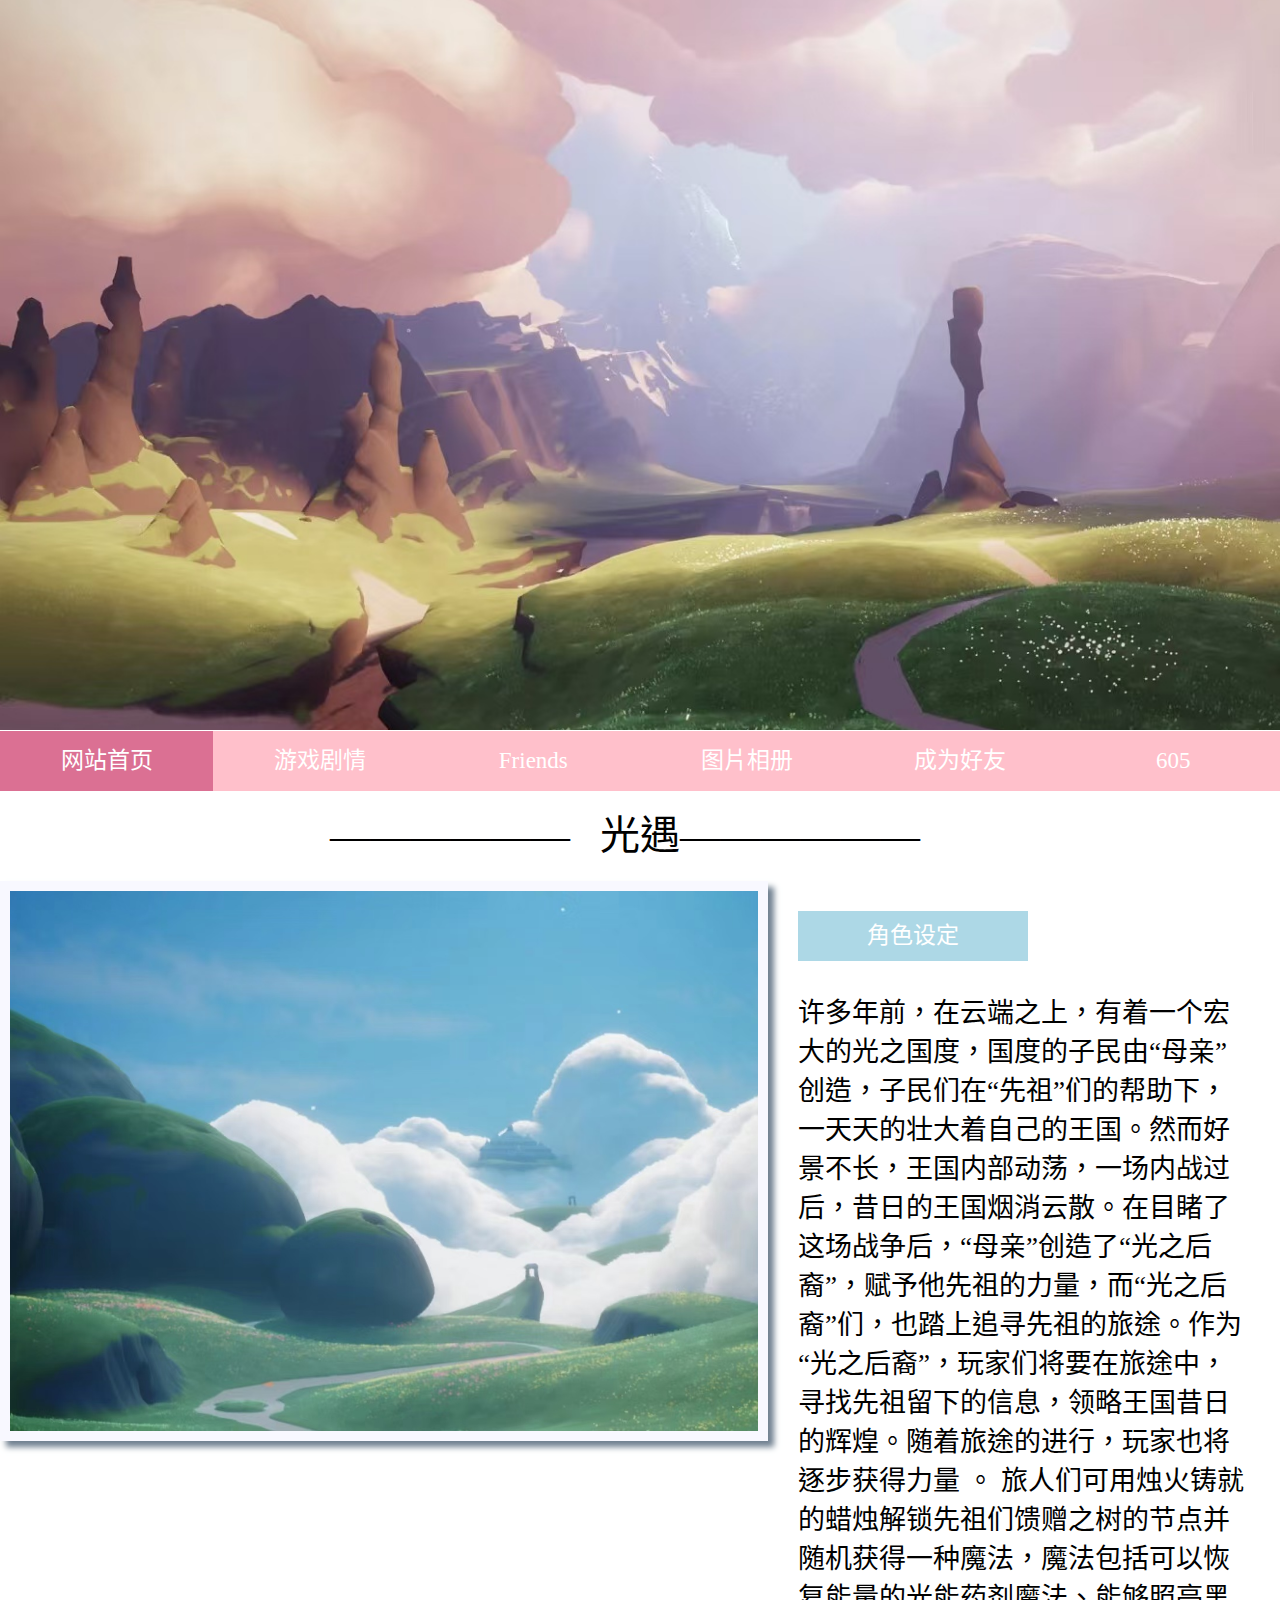
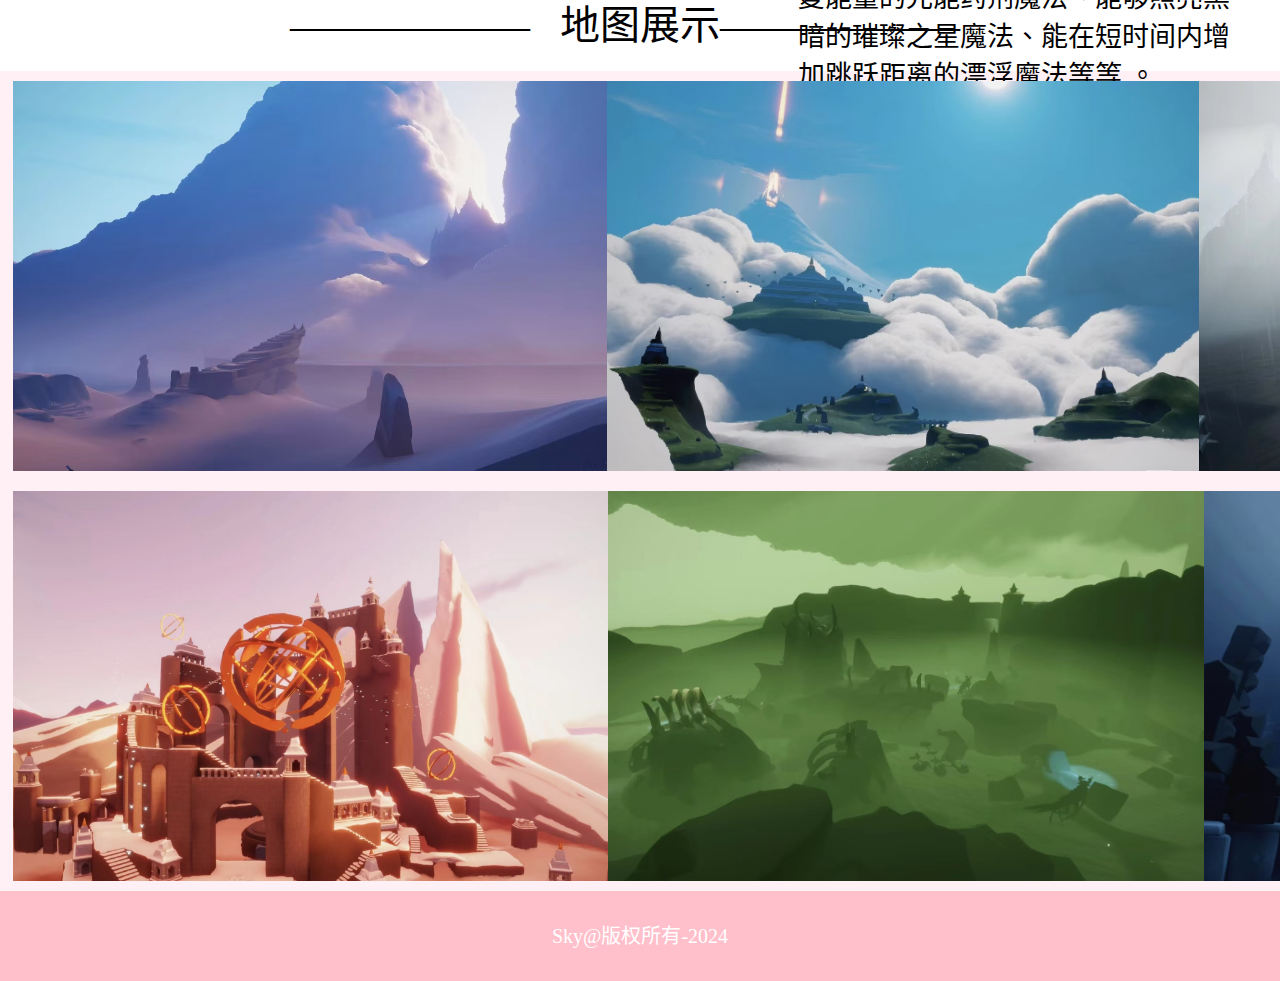
<file: index.html>
<!DOCTYPE html>
<html lang="zh-TW">
<head>
    <meta charset="UTF-8">
    <meta name="viewport" content="width=device-width, initial-scale=1.0, maximum-scale=1.0, user-scalable=no">
    <title>光遇</title>
    <link rel="stylesheet" href="style.css" />
    <style>

    
        .main{
            width: 100%;
            height: 700px;
            background-color: white;
            display: flex;
            justify-content: space-between;
        }

        .main img{
            width: 60%;
            height: 80%;
            object-fit: cover;
            transition: all .3s;
            box-shadow: 6px 6px 6px slategray;
            cursor: pointer;
    
            border: 10px solid ghostwhite;

        }
        

        .main .main_right{
            width: 54%;
            padding: 30px;
        }

        .main .main_right .msg{
            width: 230px;
            height: 50px;
            text-align: center;
            font-size: 23px;
            color: white;
            line-height: 50px;
            background-color: lightblue;
            margin-bottom: 30px;
        }

        .main .main_right p{
            font-size: 27px;
            padding-bottom: 20px;
        }

        .maps1{
            width: 100%;
            height: 410px;
            display: flex;
            padding: 10px 1%;
            justify-content: space-between;
            background-color: lavenderblush;

        }
    
        .maps2{
            width: 100%;
            height: 410px;
            display: flex;
            padding: 10px 1%;
            justify-content: space-between;
            background-color: lavenderblush;

        }
    
    
        .maps1 imgs{
            width: calc(100%/3);
            box-shadow: 6px 6px 6px slategray;
            object-fit: cover;
        
        }
        .maps2 imgs{
            width: calc(100%/3);
            box-shadow: 6px 6px 6px slategray;
            object-fit: cover;
        
        }
        .maps1 img:hover{
            transition: all .3s;
            box-shadow: 6px 6px 6px slategray;
            cursor: pointer;
            transform: rotateZ(3deg);
            border: 10px solid ghostwhite;
           
        }
        .maps2 img:hover{
            transition: all .3s;
            box-shadow: 6px 6px 6px slategray;
            cursor: pointer;
            transform: rotateZ(3deg);
            border: 10px solid ghostwhite;
        }
    </style>
</head>
<body>
    <img src="banner(1).jpg" alt="" class="banner">
    <div class="nav">
      <a href="index.html"class="active">网站首页</a>
      <a href="游戏剧情.html">游戏剧情</a>
      <a href="朋友.html">Friends</a>
      <a href="图片相册.html">图片相册</a>
      <a href="成为朋友.html">成为好友</a>
      <a href="https://tianzi620.github.io/605/%E4%B8%9C%E4%B9%9D%E8%88%8D605%E5%AF%9D%E5%AE%A4%E4%B8%BB%E9%A1%B5.html">605</a>
    </div>

    <div class="title">光遇</div>
    
    <div class="main">

        <img src="蝴蝶平原.jpg" alt=""class="main_left">

        <div class="main_right">
            <div class="msg">角色设定</div>
        
            <p>  许多年前，在云端之上，有着一个宏大的光之国度，国度的子民由“母亲”创造，子民们在“先祖”们的帮助下，一天天的壮大着自己的王国。然而好景不长，王国内部动荡，一场内战过后，昔日的王国烟消云散。在目睹了这场战争后，“母亲”创造了“光之后裔”，赋予他先祖的力量，而“光之后裔”们，也踏上追寻先祖的旅途。作为“光之后裔”，玩家们将要在旅途中，寻找先祖留下的信息，领略王国昔日的辉煌。随着旅途的进行，玩家也将逐步获得力量 。
                旅人们可用烛火铸就的蜡烛解锁先祖们馈赠之树的节点并随机获得一种魔法，魔法包括可以恢复能量的光能药剂魔法、能够照亮黑暗的璀璨之星魔法、能在短时间内增加跳跃距离的漂浮魔法等等 。</p>
        </div></div>
        <div class="title">地图展示</div>
        <div class="maps1">
            <img src="cd.jpg" alt="" />
            <img src="yy.jpg" alt="" />
            <img src="yl.jpg" alt="" />
            
        </div>
        <div class="maps2">
            <img src="xg.jpg" alt="" />
            <img src="mt.jpg" alt="" />
            <img src="jg.jpg" alt="" />
        </div>
    <div class="footer">
        Sky@版权所有-2024

    </div>
</body>
</html>
</file>
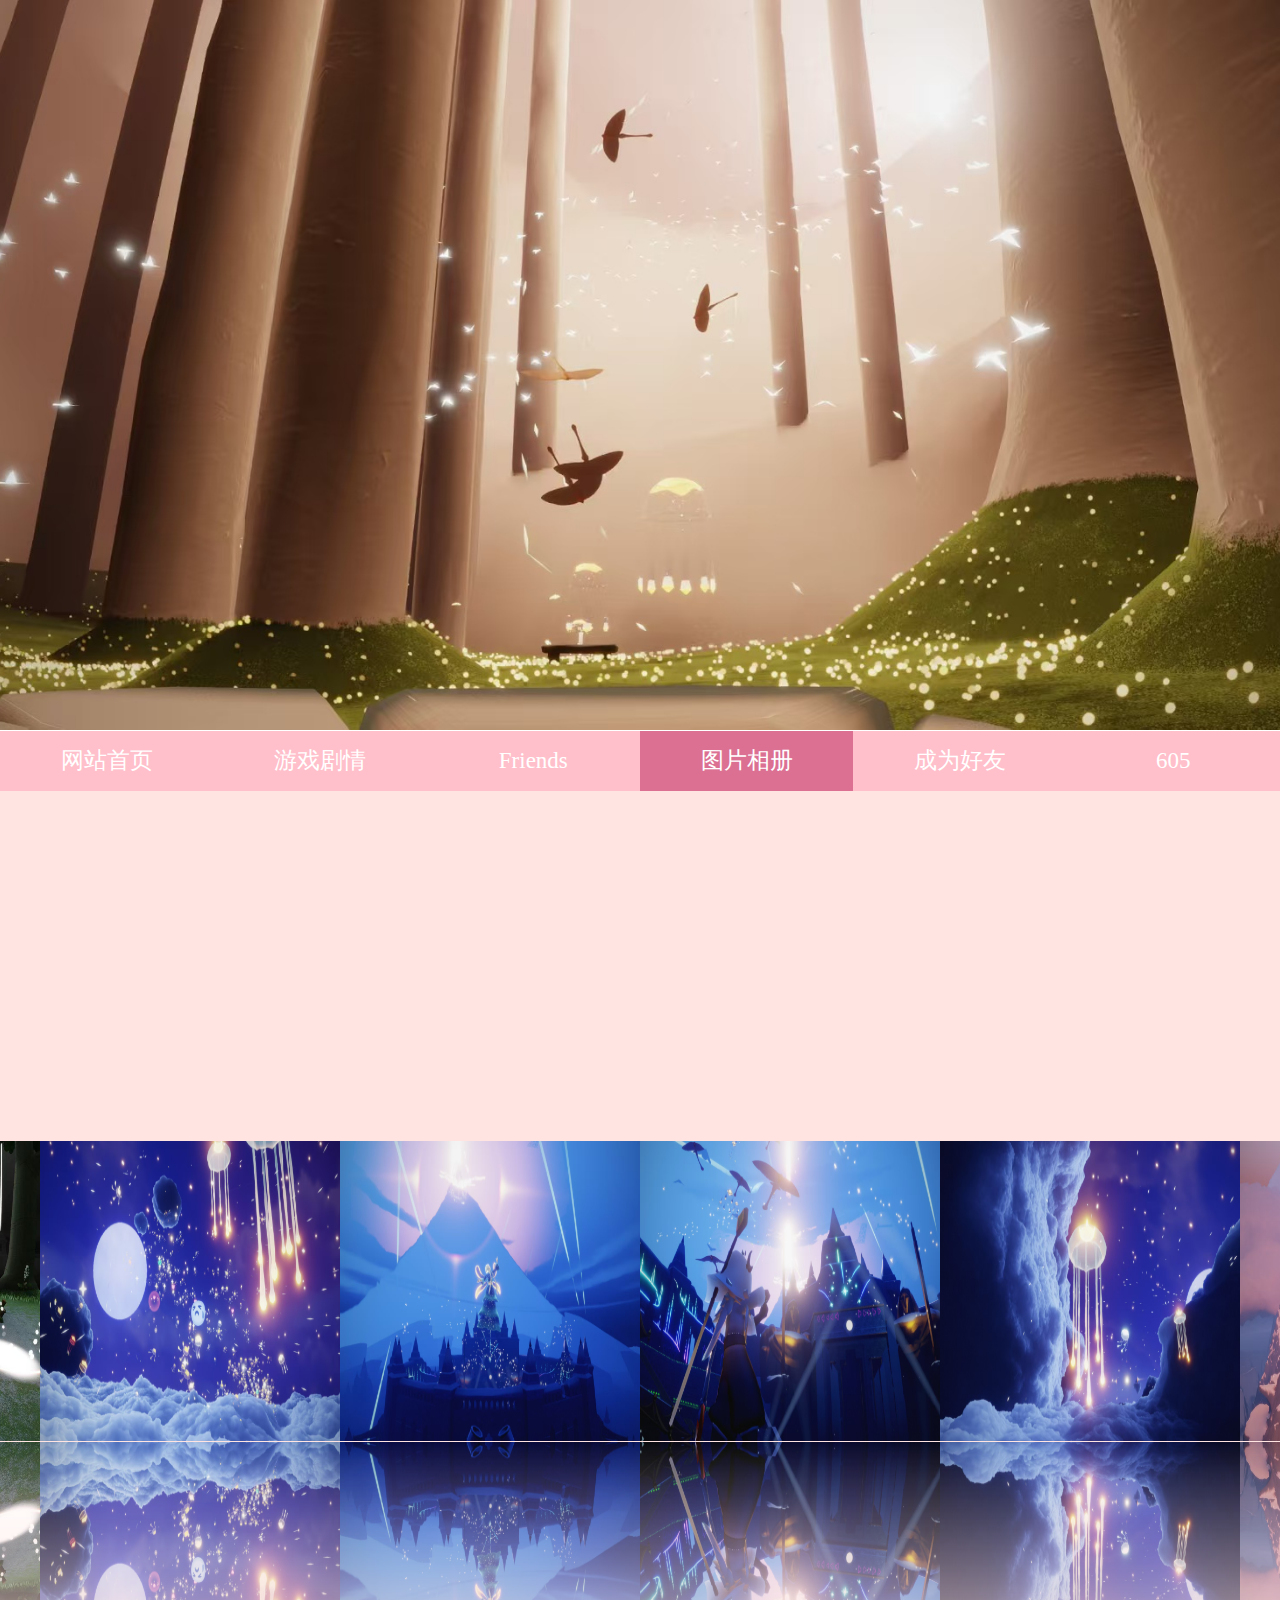
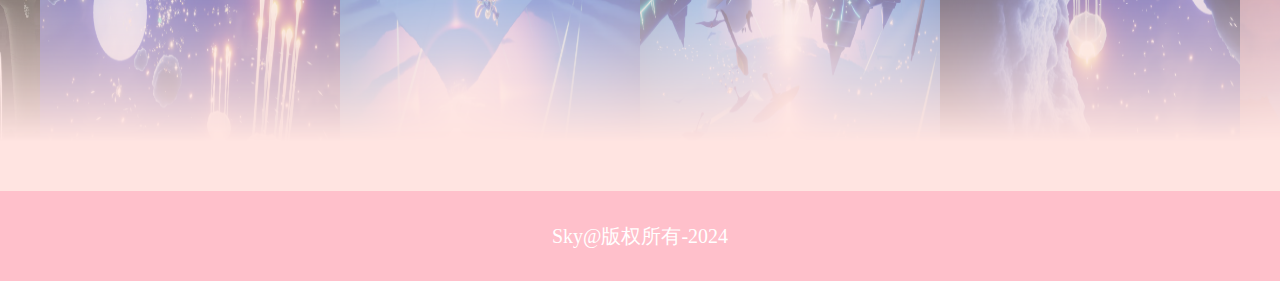
<file: 图片相册.html>
<!DOCTYPE html>
<html lang="en">
<head>
    <meta charset="UTF-8">
    <meta name="viewport" content="width=device-width, initial-scale=1.0, maximum-scale=1.0, user-scalable=no">
    <title>图片相册</title>
    <link rel="stylesheet" href="style.css" />
</head>
<style>
.main{
    height: 1000px;
    display: flex;
    justify-content: center;
    align-items: center;
   
    background-color: mistyrose;

}
.container{
    position: relative;
    display: flex;
    justify-content: center;
    align-items: center;
    transform-style: preserve-3d;
}
.container .box{
    width: 300px;
    height: 300px;
    position: relative;
    transition: .5s;
    -webkit-box-reflect: below 1px linear-gradient(transparent,gray);
}
.container .box img{
    position: absolute;
    top: 0;
    left: 0;
    width: 100%;
    height: 100%;
}
.container:hover > :not(:hover){
    margin: 0 -20px;
    filter: 
             drop-shadow(0 0 25px #000);
             transform: perspective(500px)rotateY(45deg) scale(0.95);
}
.container .box:hover ~ .box{
    transform:perspective(500px)rotateY(-45deg) scale(0.95) ;
}
.container .box:hover{

    transform:perspective(500px)rotateY(0) scale(1.5) ;
}
</style>
<body>
    <img src="banner(4).jpg" alt="" width="100%" class="banner"/>
    <div class="nav">
        <a href="index.html">网站首页</a>
        <a href="游戏剧情.html">游戏剧情</a>
        <a href="朋友.html">Friends</a>
        <a href="图片相册.html"class="active">图片相册</a>
        <a href="成为朋友.html">成为好友</a>
         <a href="https://tianzi620.github.io/605/%E4%B8%9C%E4%B9%9D%E8%88%8D605%E5%AF%9D%E5%AE%A4%E4%B8%BB%E9%A1%B5.html">605</a>
      </div>
      <div class="main">
        <div class="container">
<div class="box">
    <img src="微信图片_20241125212854.jpg" alt="">
</div>
    <div class="box">
    <img src="微信图片_20241123123959.jpg" alt="">
</div>
    <div class="box">
    <img src="微信图片_20241123124000.jpg" alt="">
</div>
     <div class="box">
    <img src="微信图片_20241123124001.jpg" alt="">
</div>
    <div class="box">
    <img src="微信图片_20241123124002.jpg" alt="">
</div>
    <div class="box">
    <img src="微信图片_20241123124003.jpg" alt="">
                                                            

</div>
 </div>
    </div>
      

      <div class="footer">
        Sky@版权所有-2024

    </div>
</body>
</html>
</file>
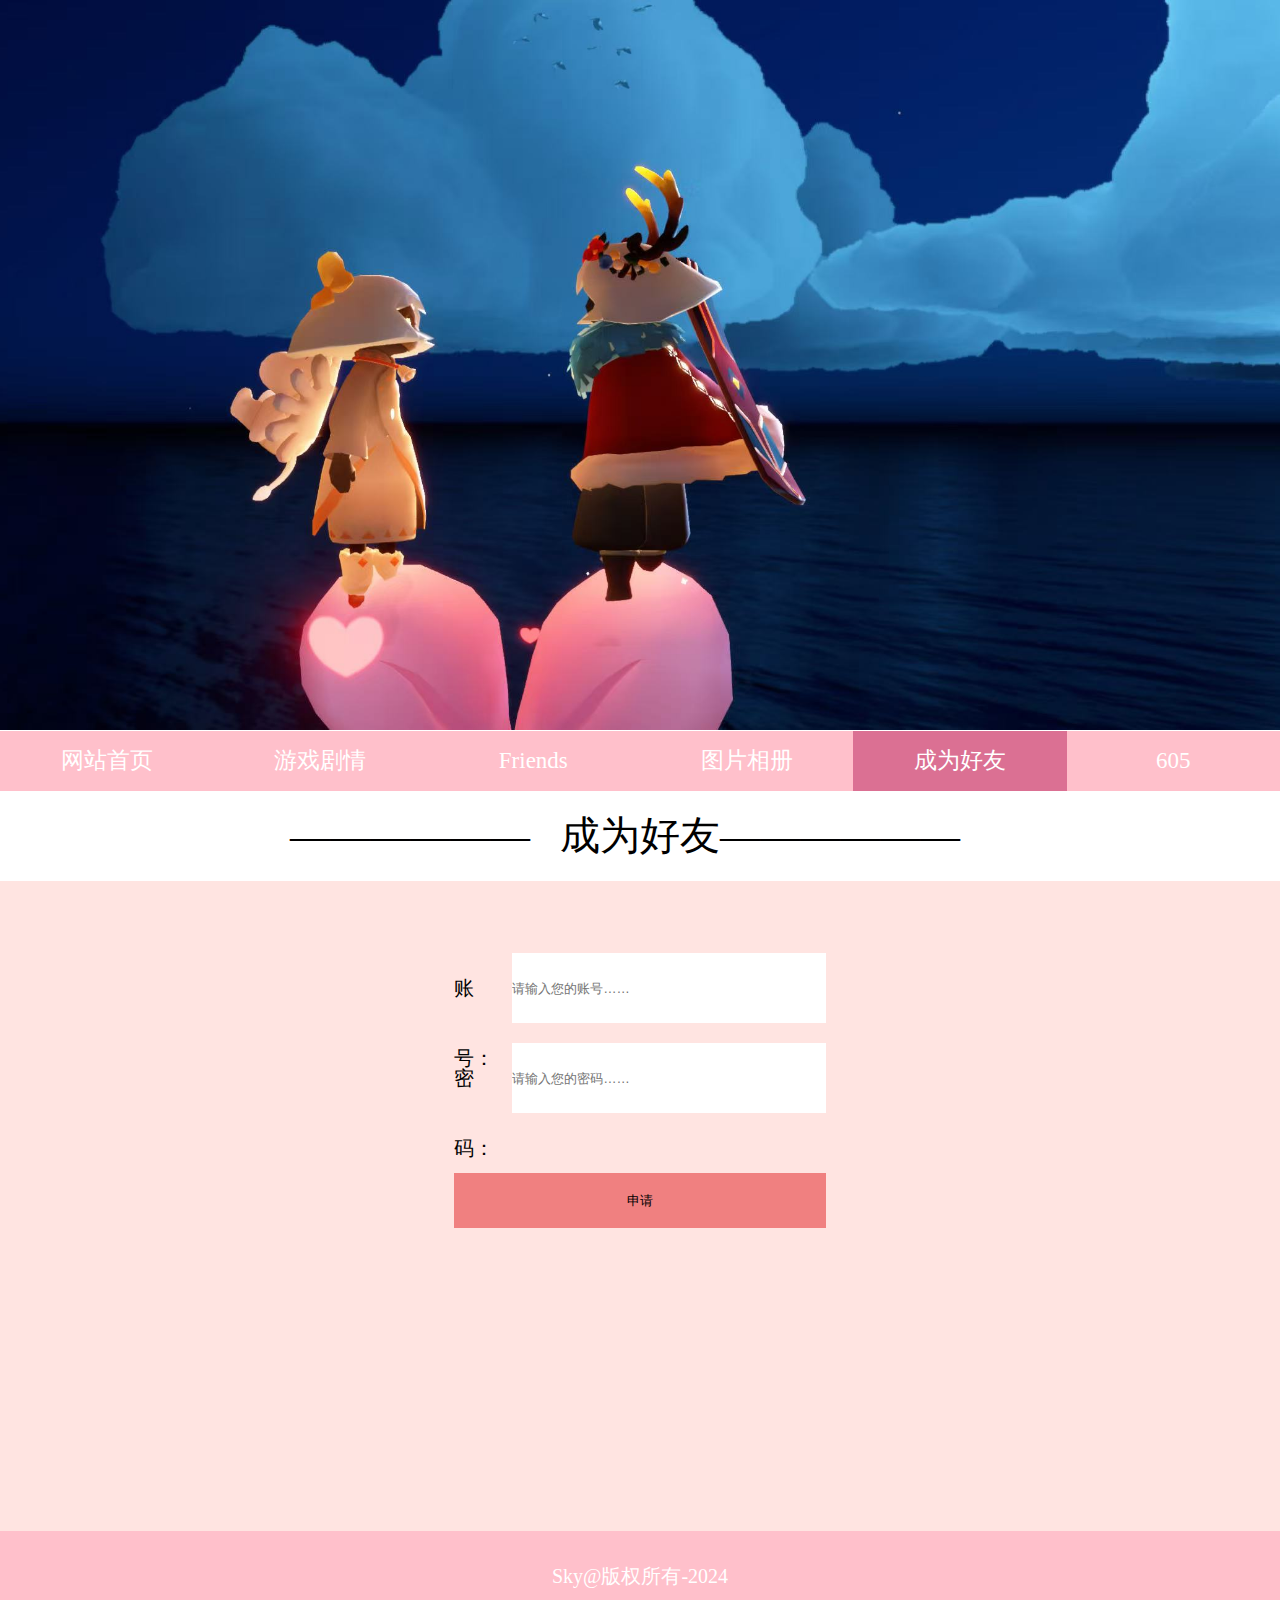
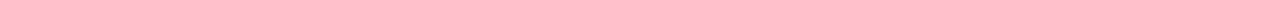
<file: 成为朋友.html>
<!DOCTYPE html>
<html lang="en">
<head>
    <meta charset="UTF-8">
    <meta name="viewport" content="width=device-width, initial-scale=1.0, maximum-scale=1.0, user-scalable=no">
    <title>成为朋友</title>
    <link rel="stylesheet" href="style.css" />
</head>
<style>
     .main{
        width: 100%;
        height: 650px;
        display: flex;
        padding: 20px;
        background-color: mistyrose;
        flex-wrap: wrap;
        justify-content: space-between;
     }
     .logins{

        width: 30%;
        height: 80%;
        
        margin: 2.6% auto;
     }
     .logins .zhi{
        width: 100%;
        height: 70px;
        display: flex;
        font-size: 20px;
        line-height: 70px;
        margin: 20px 0px;
        justify-content: space-between;

     }
     .logins .zhi input{
        width: 87%;
        outline: none;
        border: transparent;
        text-indent: 1ems;

     }
     .logins input[type="submit"]{
        width: 100%;
        height: 55px;
        border: transparent;
        background-color: lightcoral;
        margin-top: 40px;
     }
</style>
<body>
    <img src="banner(5).jpg" alt="" width="100%" class="banner"/>
    <div class="nav">
       <a href="index.html">网站首页</a>
      <a href="游戏剧情.html">游戏剧情</a>
      <a href="朋友.html">Friends</a>
      <a href="图片相册.html">图片相册</a>
      <a href="成为朋友.html"class="active">成为好友</a>
         <a href="https://tianzi620.github.io/605/%E4%B8%9C%E4%B9%9D%E8%88%8D605%E5%AF%9D%E5%AE%A4%E4%B8%BB%E9%A1%B5.html">605</a>
      </div>
      <div class="title">成为好友</div>
      <div class="main">
        <div class="logins">
            <div class="zhi">
                <span>账号：</span>
                <input type="text" placeholder="请输入您的账号……"/>
            </div>
            
                <div class="zhi">
                    <span>密码：</span>
                    <input type="text" placeholder="请输入您的密码……"/>
                </div>
                <input type="submit" value="申请"/>
        </div>

      </div>
      <div class="footer">
        Sky@版权所有-2024

    </div>
</body>
</html>
</file>
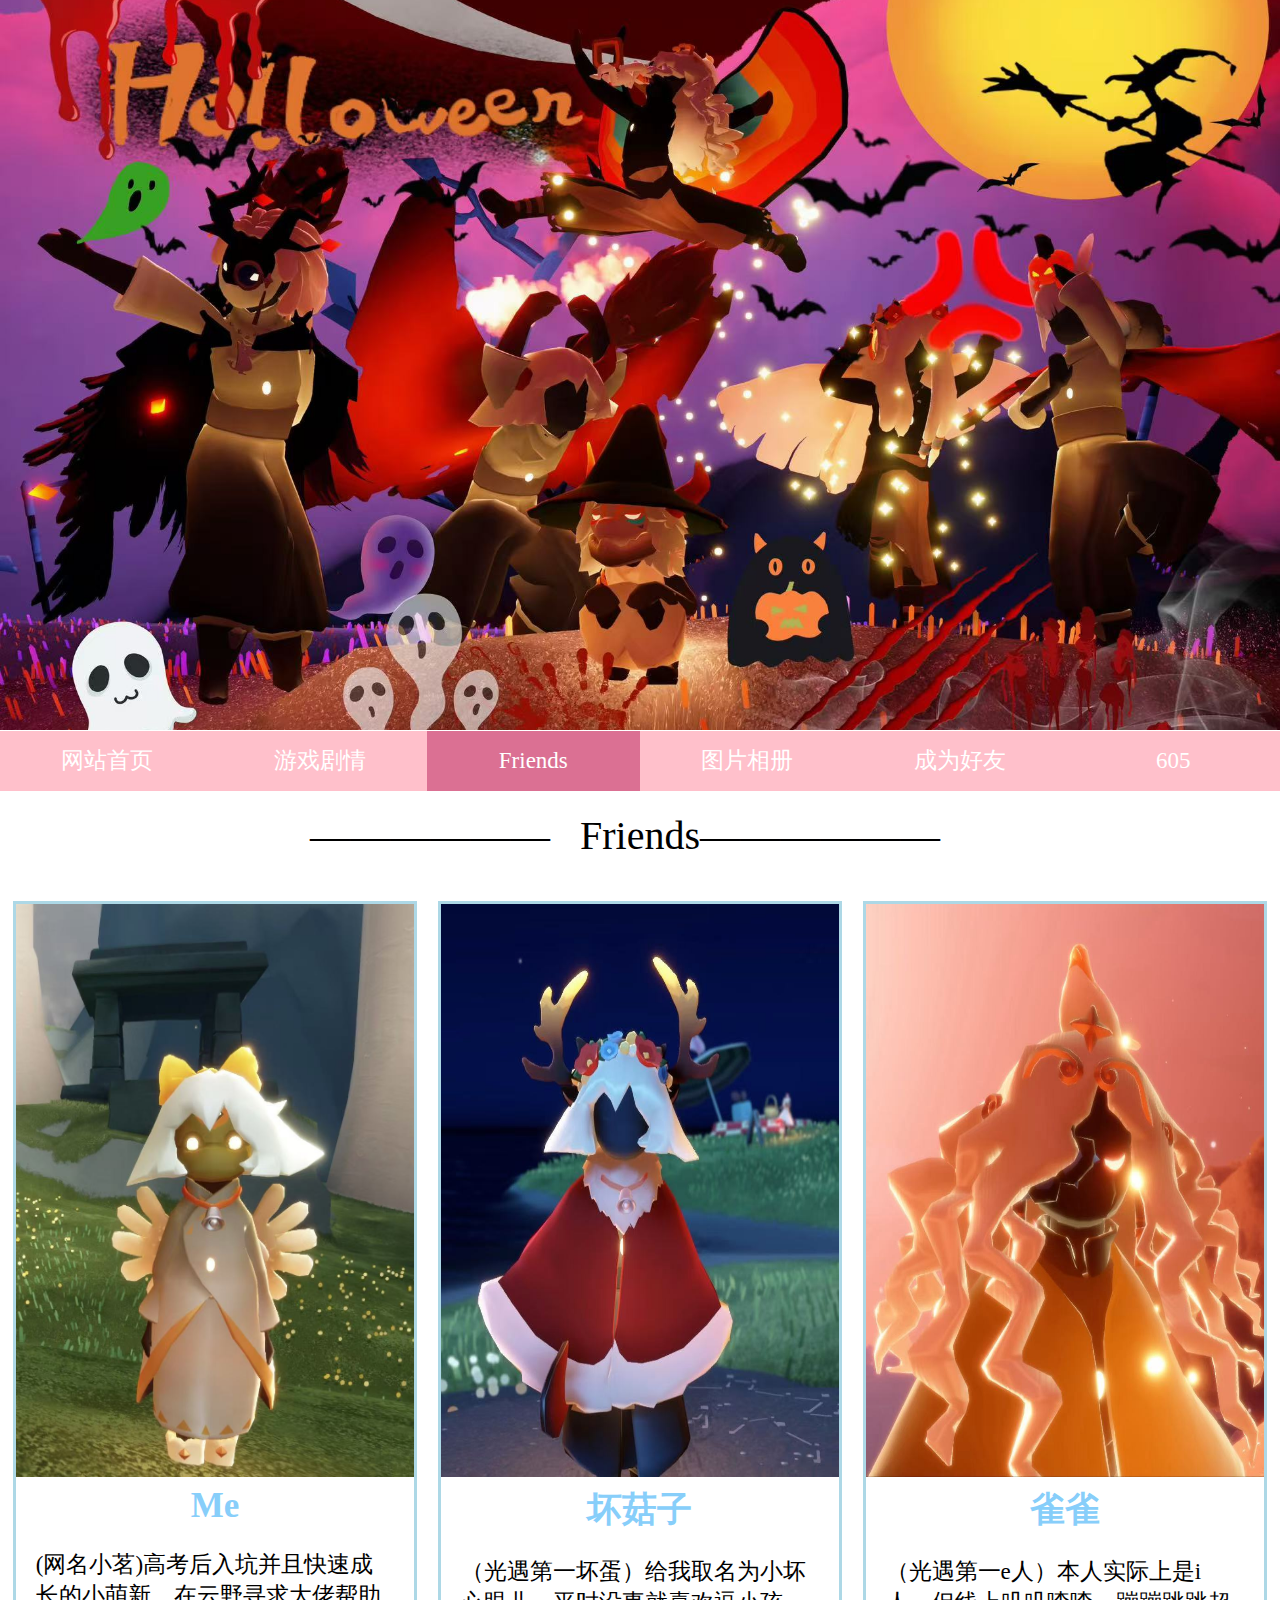
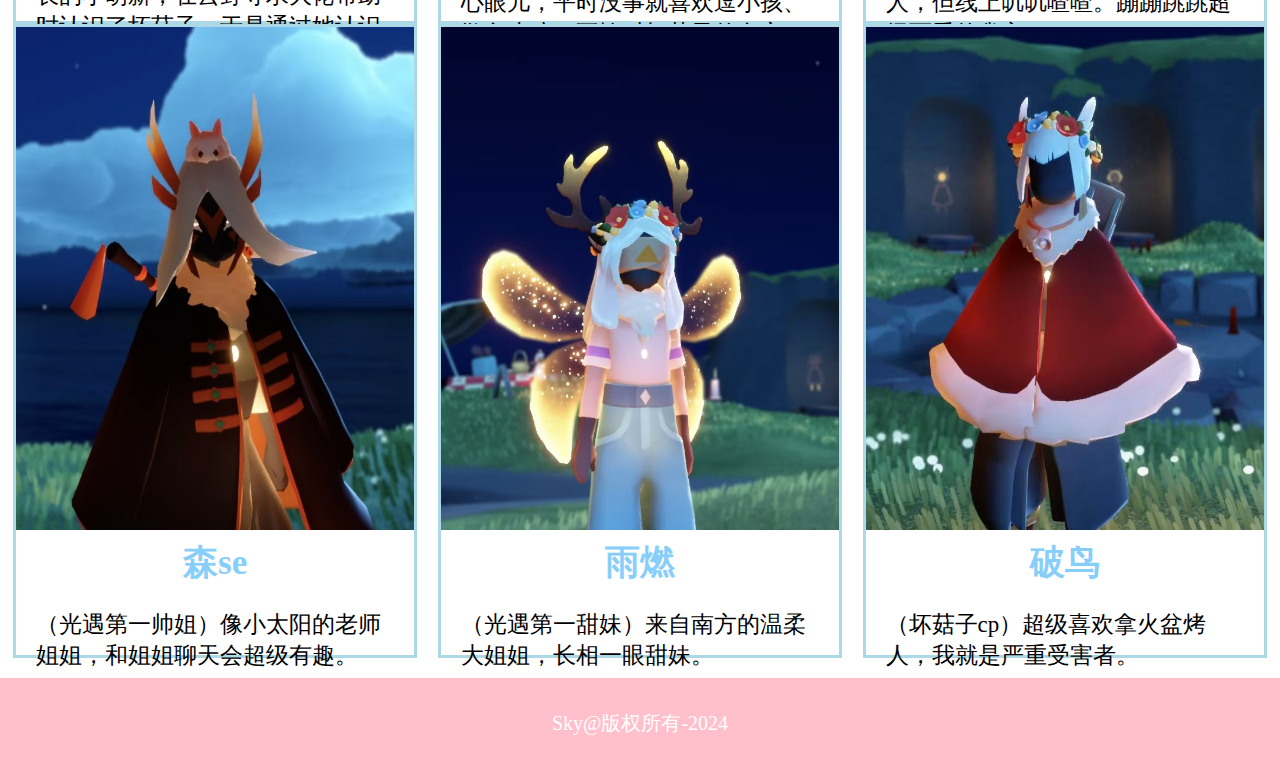
<file: 朋友.html>
<!DOCTYPE html>
<html lang="en">
<head>
    <meta charset="UTF-8">
    <meta name="viewport" content="width=device-width, initial-scale=1.0, maximum-scale=1.0, user-scalable=no">
    <title>朋友</title>
    <link rel="stylesheet" href="style.css" />
</head>
<style>
.main{
    width: 100%;
    height: auto;
    display: flex;
    padding: 20px 1%;
    flex-wrap: wrap;
    justify-content: space-between;
}

.main .menus img{
width: 100%;
height: 80%;
}
.main .menus{
    width: calc(100%/3.1);
    border: 3px solid lightblue;

}
.main img:hover{
            transition: all .3s;
            box-shadow: 6px 6px 6px slategray;
            cursor: pointer;
            transform: rotateZ(3deg);
                border: 10px solid ghostwhite}
.main .menus h1{
    text-align: center;
    font-size: 35px;
    color: lightskyblue;
    margin-top: 5px;
    margin-bottom: 3px;
}
.main .menus .F1
{
    padding: 20px;
    font-size: 23px;
}
</style>
<body>
    <img src="banner(3).jpg" alt="" width="100%" class="banner"/>
    <div class="nav">
      <a href="index.html">网站首页</a>
      <a href="游戏剧情.html">游戏剧情</a>
      <a href="朋友.html"class="active">Friends</a>
      <a href="图片相册.html">图片相册</a>
      <a href="成为朋友.html">成为好友</a>
      <a href="https://tianzi620.github.io/605/%E4%B8%9C%E4%B9%9D%E8%88%8D605%E5%AF%9D%E5%AE%A4%E4%B8%BB%E9%A1%B5.html">605</a>
      </div>
      <div class="title">Friends</div>
     
      <div class="main">
        <div class="menus">
            <img src="wo.jpg" alt="" />
            <h1>Me</h1>
            <div class="F1">(网名小茗)高考后入坑并且快速成长的小萌新，在云野寻求大佬帮助时认识了坏菇子，于是通过她认识了更多朋友。</div>
        </div>
        <div class="menus">
            <img src="huaiguzi.jpg" alt="" />
            <h1>坏菇子</h1>
            <div class="F1">（光遇第一坏蛋）给我取名为小坏心眼儿，平时没事就喜欢逗小孩、欺负小孩，不愧对坏菇子的名字。但私下也是个很好的姐姐。</div>
        </div>
        <div class="menus">
            <img src="微信图片_20241125214417.jpg" alt="" />
            <h1>雀雀</h1>
            <div class="F1">（光遇第一e人）本人实际上是i人，但线上叽叽喳喳。蹦蹦跳跳超级可爱的雀宝！</div>
        </div>
        <div class="menus">
            <img src="laoshi.jpg" alt="" />
            <h1>森se</h1>
            <div class="F1">（光遇第一帅姐）像小太阳的老师姐姐，和姐姐聊天会超级有趣。</div>
        </div>
        <div class="menus">
            <img src="yuran.jpg" alt="" />
            <h1>雨燃</h1>
            <div class="F1">（光遇第一甜妹）来自南方的温柔大姐姐，长相一眼甜妹。</div>
        </div>
        <div class="menus">
            <img src="poniao.jpg" alt="" />
            <h1>破鸟</h1>
            <div class="F1">（坏菇子cp）超级喜欢拿火盆烤人，我就是严重受害者。</div>
        </div>
        
      </div>


      <div class="footer">
        Sky@版权所有-2024

    </div>
</body>
</html>
</file>
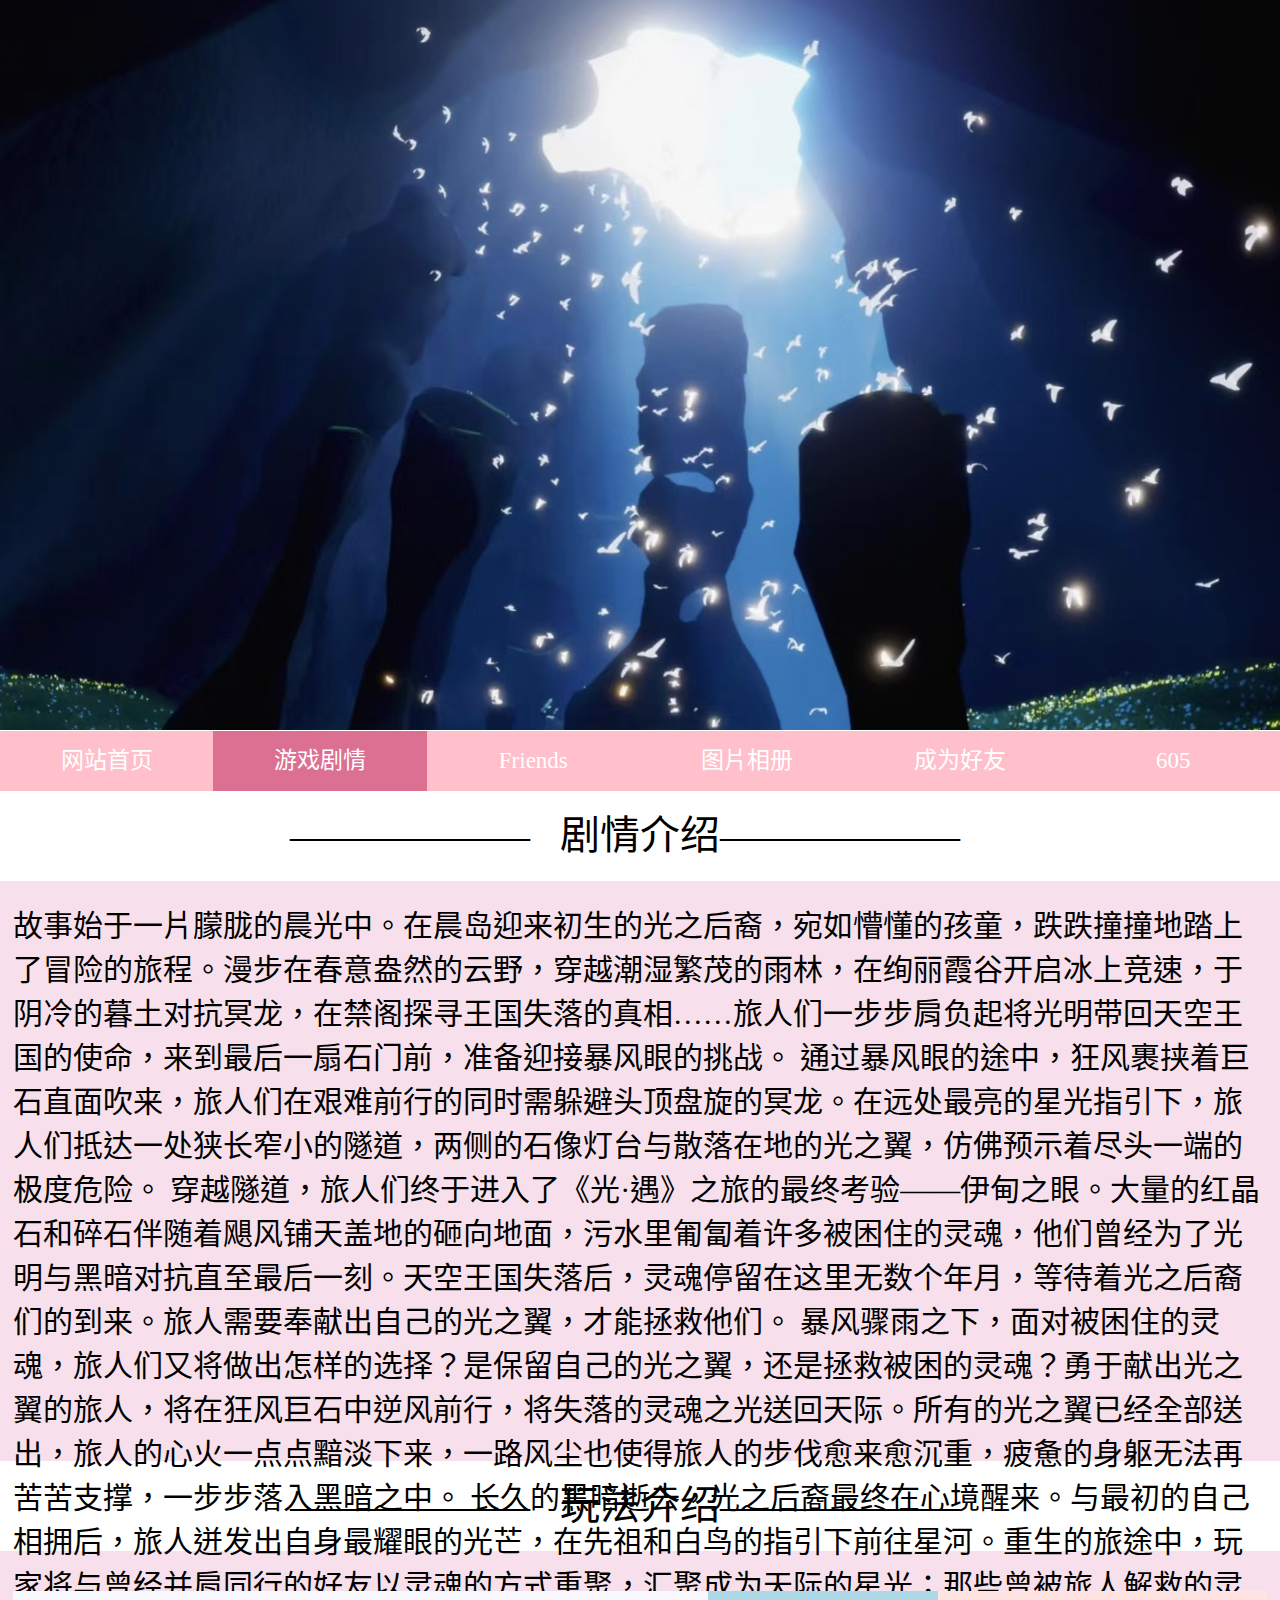
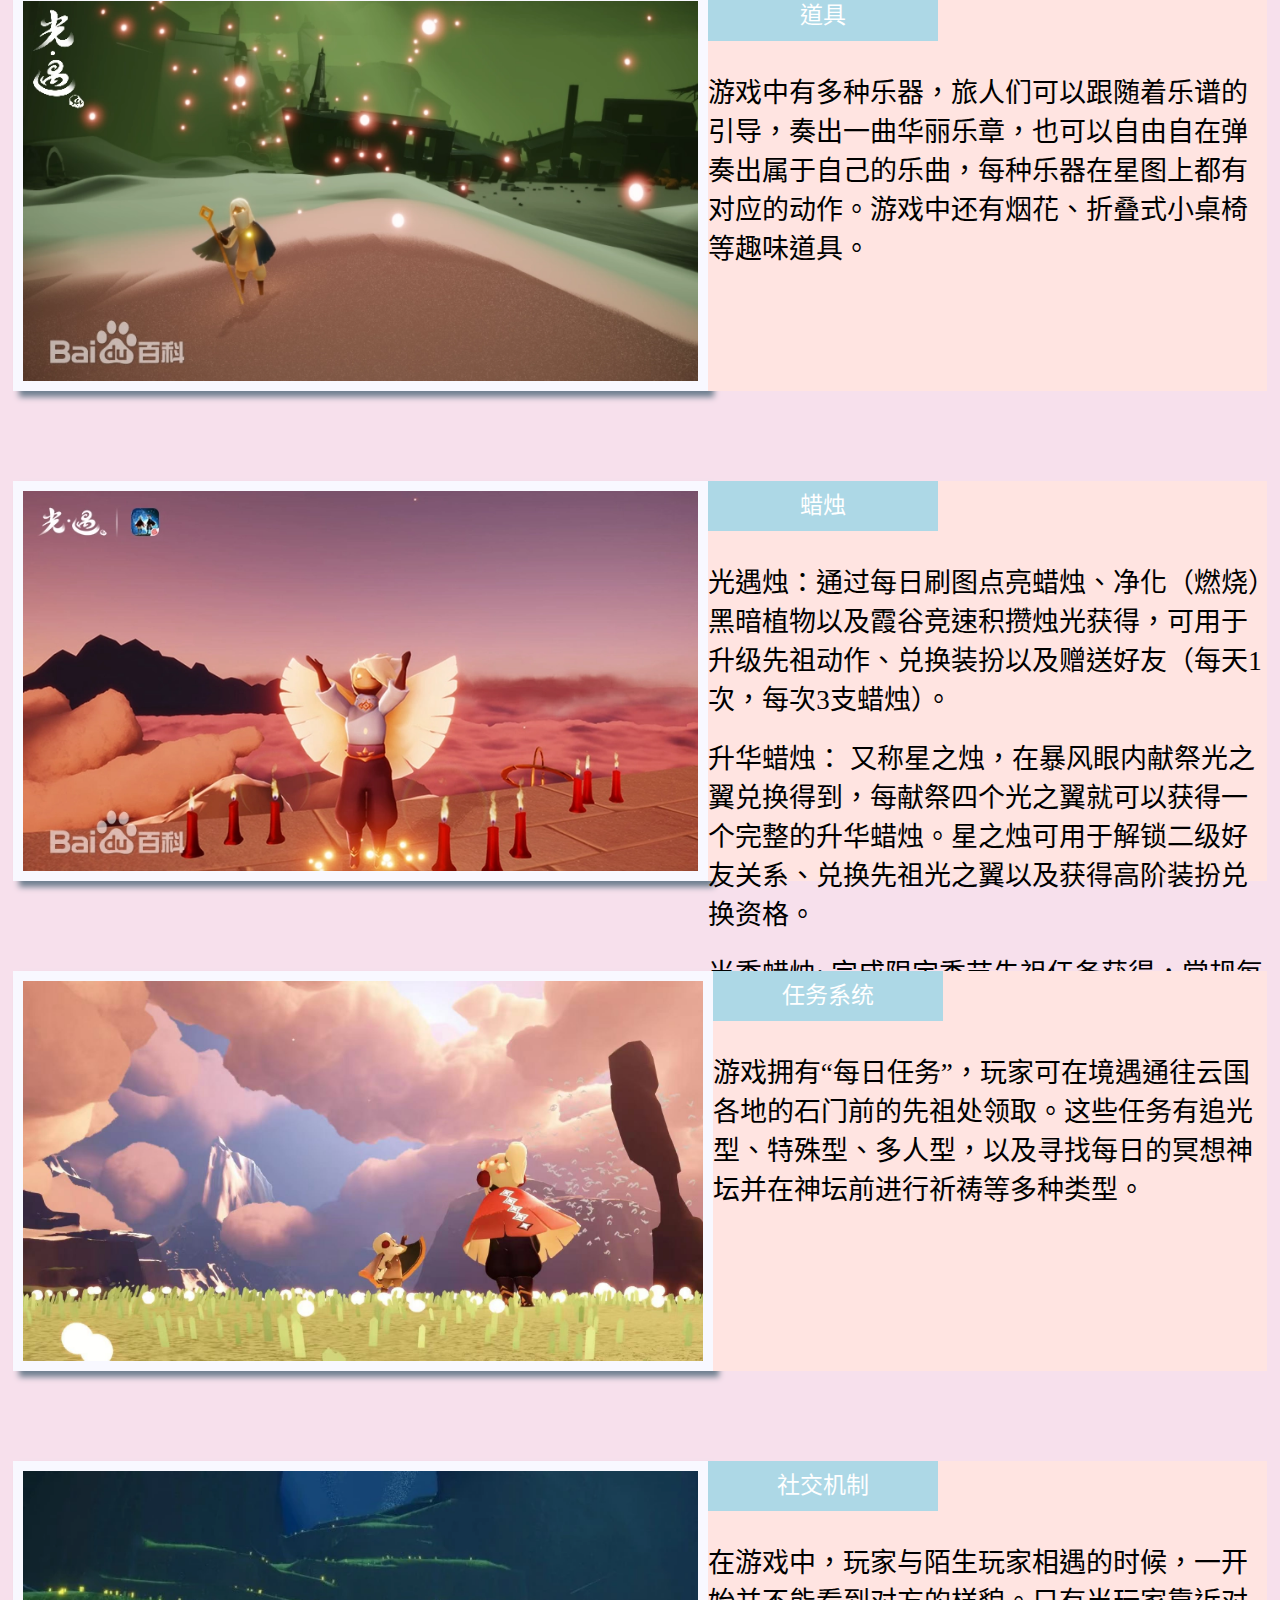
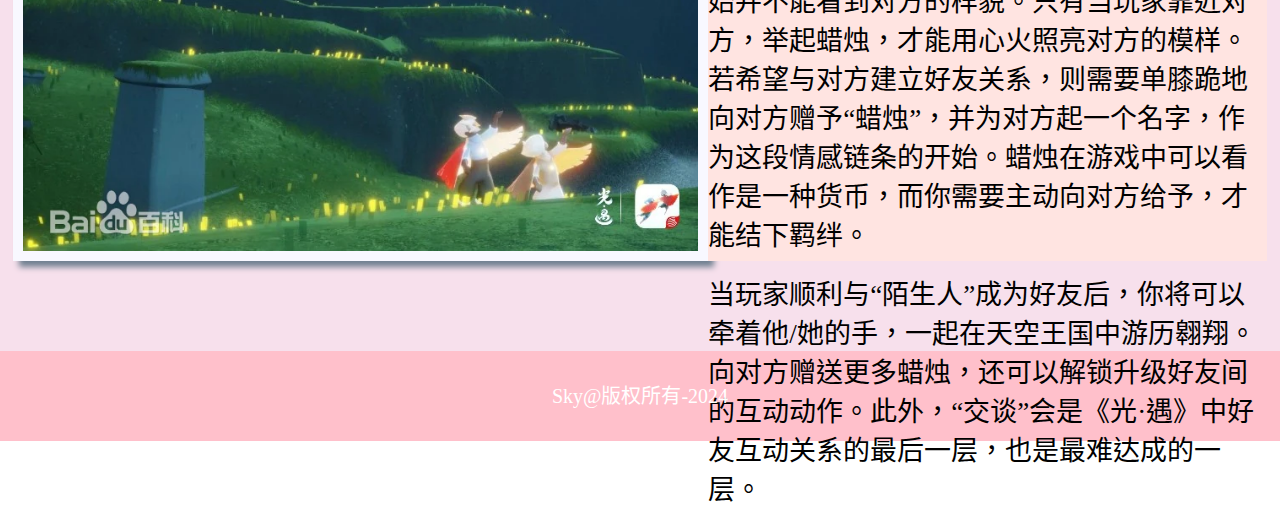
<file: 游戏剧情.html>
<!DOCTYPE html>
<html lang="zh-TW">
<head>
    <meta charset="UTF-8">
    <meta name="viewport" content="width=device-width, initial-scale=1.0, maximum-scale=1.0, user-scalable=no">
    <title>游戏剧情</title>
    <link rel="stylesheet" href="style.css" />
    <style>

.main {
    width: 100%;
    height: 580px;
    padding: 20px 1%;
    background-color:rgb(247, 224, 236);
    display: flex;
    justify-content: space-between;
    }
.main p{
    width: 100%;
    height: 100%;
    font-size: 30px;
    padding-bottom: 20px;  
    
    }
.main2 {
    width: 100%;
    height: 2000px;
    padding: 20px 1%;
    background-color:rgb(247, 224, 236);
    display: flex;
    flex-wrap: wrap;
    justify-content: space-between;
}
.main2 .renwu {
    width: 100%;
    height: 400px;

    margin: 20px 0px;
    display: flex;
    justify-content: space-between;
}

.main2 .renwu img{
    width: 700px;
    height: 400px;
    object-fit: cover;
    box-shadow: 6px 6px 6px slategray;
            cursor: pointer;
         border: 10px solid ghostwhite;

} 
.main2 .renwu .msgs {
    width: 60%;
    height: 100%;
    background-color: mistyrose;
}
.main2 .renwu .msgs .msg{
            width: 230px;
            height: 50px;
            text-align: center;
            font-size: 23px;
            color: white;
            line-height: 50px;
            background-color: lightblue;
            margin-bottom: 30px;

}
.main2 .renwu .msgs p{
    font-size: 27px;
    padding-bottom: 20px;
    
}

    </style>
</head>
<body>
    <img src="banner(2).jpg" alt="" width="100%" class="banner"/>
    <div class="nav">
        <a href="index.html">网站首页</a>
      <a href="游戏剧情.html"class="active">游戏剧情</a>
      <a href="朋友.html">Friends</a>
      <a href="图片相册.html">图片相册</a>
      <a href="成为朋友.html">成为好友</a>
         <a href="https://tianzi620.github.io/605/%E4%B8%9C%E4%B9%9D%E8%88%8D605%E5%AF%9D%E5%AE%A4%E4%B8%BB%E9%A1%B5.html">605</a>
      </div>
      <div class="title">剧情介绍</div>
    
      

      <div class="main">
        <div class="juqing">
     <p>故事始于一片朦胧的晨光中。在晨岛迎来初生的光之后裔，宛如懵懂的孩童，跌跌撞撞地踏上了冒险的旅程。漫步在春意盎然的云野，穿越潮湿繁茂的雨林，在绚丽霞谷开启冰上竞速，于阴冷的暮土对抗冥龙，在禁阁探寻王国失落的真相……旅人们一步步肩负起将光明带回天空王国的使命，来到最后一扇石门前，准备迎接暴风眼的挑战。
    通过暴风眼的途中，狂风裹挟着巨石直面吹来，旅人们在艰难前行的同时需躲避头顶盘旋的冥龙。在远处最亮的星光指引下，旅人们抵达一处狭长窄小的隧道，两侧的石像灯台与散落在地的光之翼，仿佛预示着尽头一端的极度危险。
    穿越隧道，旅人们终于进入了《光·遇》之旅的最终考验——伊甸之眼。大量的红晶石和碎石伴随着飓风铺天盖地的砸向地面，污水里匍匐着许多被困住的灵魂，他们曾经为了光明与黑暗对抗直至最后一刻。天空王国失落后，灵魂停留在这里无数个年月，等待着光之后裔们的到来。旅人需要奉献出自己的光之翼，才能拯救他们。
    暴风骤雨之下，面对被困住的灵魂，旅人们又将做出怎样的选择？是保留自己的光之翼，还是拯救被困的灵魂？勇于献出光之翼的旅人，将在狂风巨石中逆风前行，将失落的灵魂之光送回天际。所有的光之翼已经全部送出，旅人的心火一点点黯淡下来，一路风尘也使得旅人的步伐愈来愈沉重，疲惫的身躯无法再苦苦支撑，一步步落入黑暗之中。
    长久的黑暗逝去，光之后裔最终在心境醒来。与最初的自己相拥后，旅人迸发出自身最耀眼的光芒，在先祖和白鸟的指引下前往星河。重生的旅途中，玩家将与曾经并肩同行的好友以灵魂的方式重聚，汇聚成为天际的星光；那些曾被旅人解救的灵魂，也将于旅途的终点等待着你，向你告别。
    抵达尽头之后，旅人们又该走向何方？
     </p>
     
        </div>

      </div>
      <div class="title">玩法介绍</div>
      <div class="main2">
           <div class="renwu">
            <img src="b21bb051f8198618367ac08e93a439738bd4b31c482d.webp" alt="" />
            <div class="msgs">
              <div class="msg">道具</div>
              <p>游戏中有多种乐器，旅人们可以跟随着乐谱的引导，奏出一曲华丽乐章，也可以自由自在弹奏出属于自己的乐曲，每种乐器在星图上都有对应的动作。游戏中还有烟花、折叠式小桌椅等趣味道具。</p>

            </div>
         </div>
        
         <div class="renwu">
            <img src="94cad1c8a786c9177f3eae3b107467cf3bc79f3df9d5.webp" alt="" />
            <div class="msgs">
              <div class="msg">蜡烛</div>
              <p>光遇烛：通过每日刷图点亮蜡烛、净化（燃烧）黑暗植物以及霞谷竞速积攒烛光获得，可用于升级先祖动作、兑换装扮以及赠送好友（每天1次，每次3支蜡烛）。</p>
              <p>升华蜡烛：
                又称星之烛，在暴风眼内献祭光之翼兑换得到，每献祭四个光之翼就可以获得一个完整的升华蜡烛。星之烛可用于解锁二级好友关系、兑换先祖光之翼以及获得高阶装扮兑换资格。</p>
              <p>当季蜡烛:
                完成限定季节先祖任务获得，常规每日2个任务，购买季卡后每日可额外完成2个任务。另外，当天限定季节先祖所在地图会刷新当季蜡烛，点亮可收集烛光，积攒可获得。</p>
            </div> </div>
        
            <div class="renwu">
                <img src="微信图片_20241125204403.jpg" alt="" />
                <div class="msgs">
                  <div class="msg">任务系统</div>
                  <p>游戏拥有“每日任务”，玩家可在境遇通往云国各地的石门前的先祖处领取。这些任务有追光型、特殊型、多人型，以及寻找每日的冥想神坛并在神坛前进行祈祷等多种类型。</p>
    
                </div> </div>
        
                <div class="renwu">
                    <img src="3801213fb80e7bec54e7b9e8f867ae389b504fc23d2a.webp" alt="" />
                    <div class="msgs">
                      <div class="msg">社交机制</div>
                      <p>在游戏中，玩家与陌生玩家相遇的时候，一开始并不能看到对方的样貌。只有当玩家靠近对方，举起蜡烛，才能用心火照亮对方的模样。若希望与对方建立好友关系，则需要单膝跪地向对方赠予“蜡烛”，并为对方起一个名字，作为这段情感链条的开始。蜡烛在游戏中可以看作是一种货币，而你需要主动向对方给予，才能结下羁绊。</p>
                    <p>当玩家顺利与“陌生人”成为好友后，你将可以牵着他/她的手，一起在天空王国中游历翱翔。向对方赠送更多蜡烛，还可以解锁升级好友间的互动动作。此外，“交谈”会是《光·遇》中好友互动关系的最后一层，也是最难达成的一层。</p>
                    </div> </div>
        
                    
                        
      </div>
      

      <div class="footer">
        Sky@版权所有-2024

    </div>
</html>
</file>
<file: style.css>
* {
    padding: 0;
    margin: 0;
    box-sizing: border-box;
}

/*banner*/
img.banner {
    width:100%;
    height:730px;
    object-fit: cover;
}

/*导航栏*/
.nav {
    width: 100%;
    height: 60px;
    line-height: 60px;
    background-color:pink;
    display: flex;
    justify-content: space-around;
    margin-top: -3px;

}

.nav a {
    text-align: center;
    width: 18%;
    height: 100%;
    text-decoration:none;
    font-size: 23px;
    color: white;
}

.nav a.active{
    
    background-color:palevioletred;
}
.title{
    width:74%;
    height:50px;
    line-height: 50px;
    background-color:white;
    margin: 20px auto;
    text-align: center;
    font-size: 40px;
}

.title::after{
    content: '——————';
    margin-right: 30px;
}
.title::before{
    content: '——————';
    margin-right: 30px;
}

.footer{
    width: 100%;
    height: 90px;
    line-height: 90px;
    text-align: center;
    background-color: pink;
    font-size: 20px;
    color: white;
}
.img:hover{
    transition: all .3s;
    box-shadow: 1px 1px 1px slategray;
    cursor: pointer;

}
</file>
